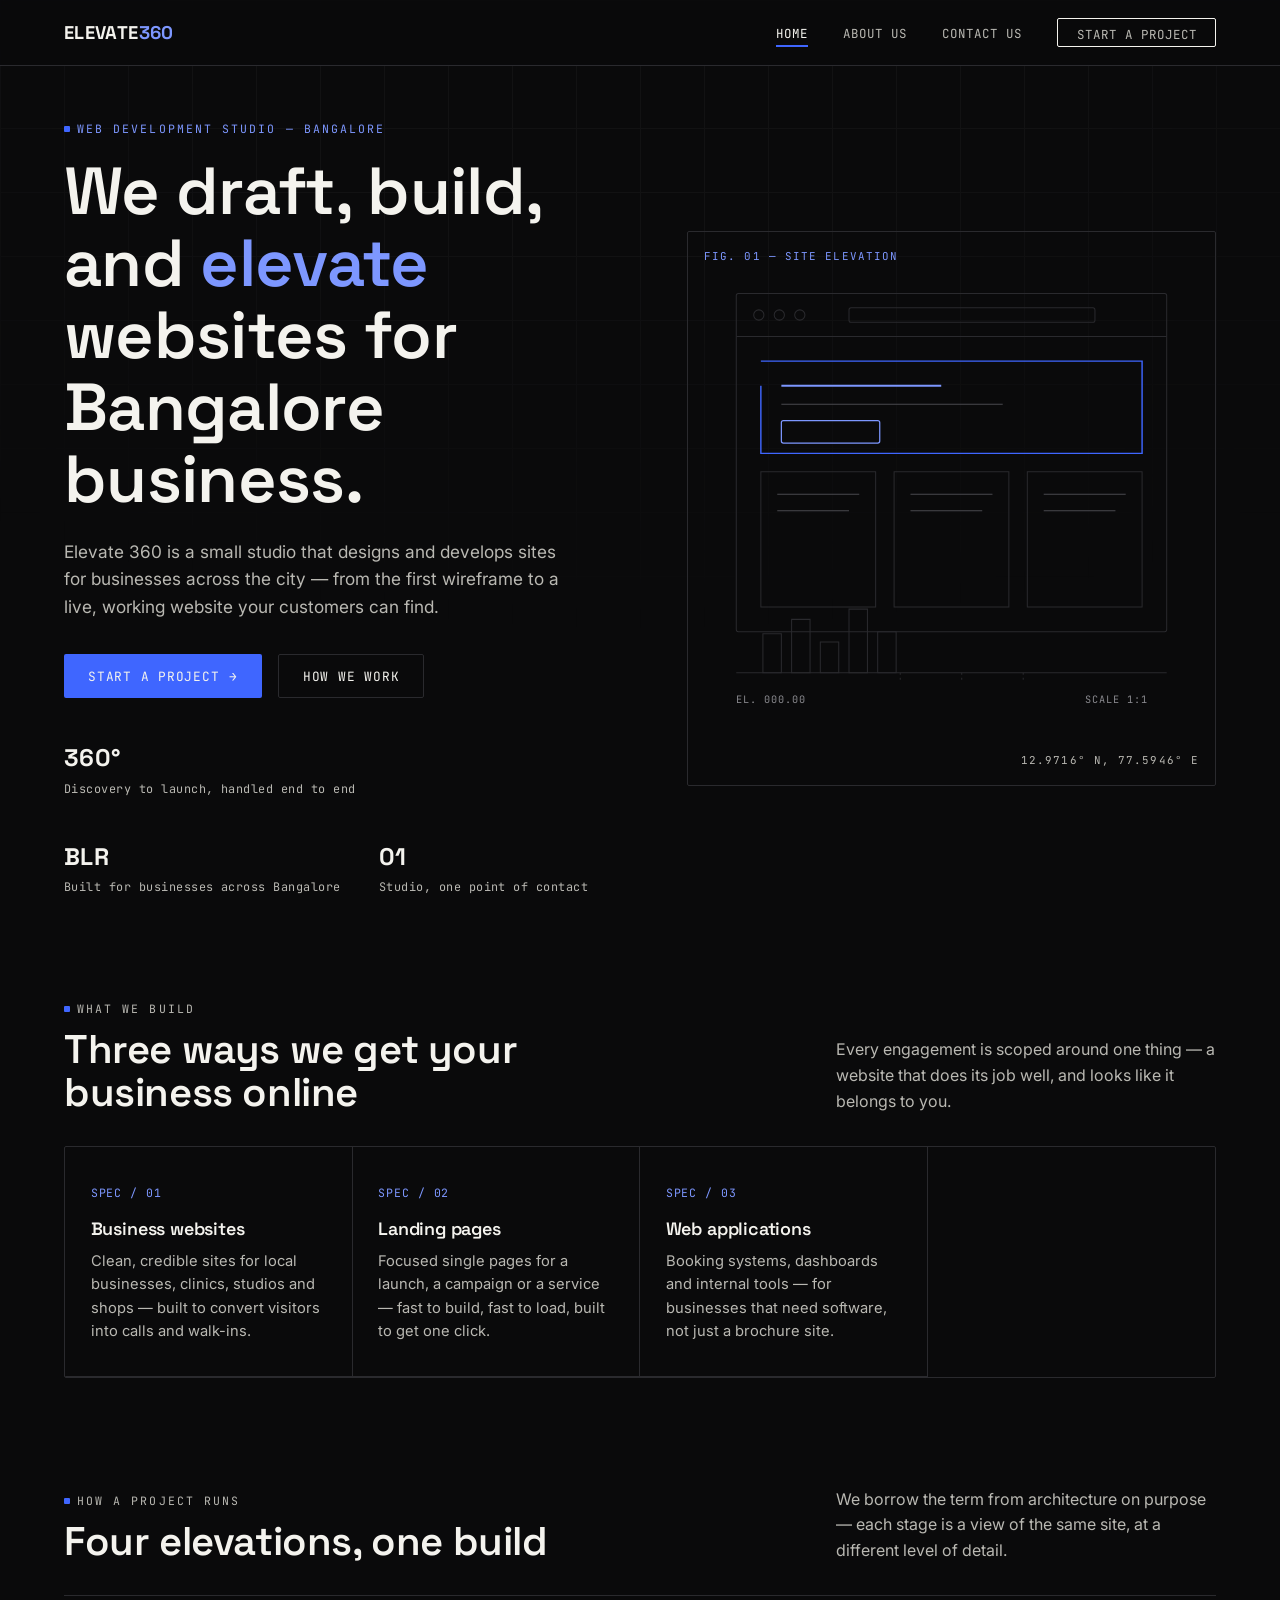
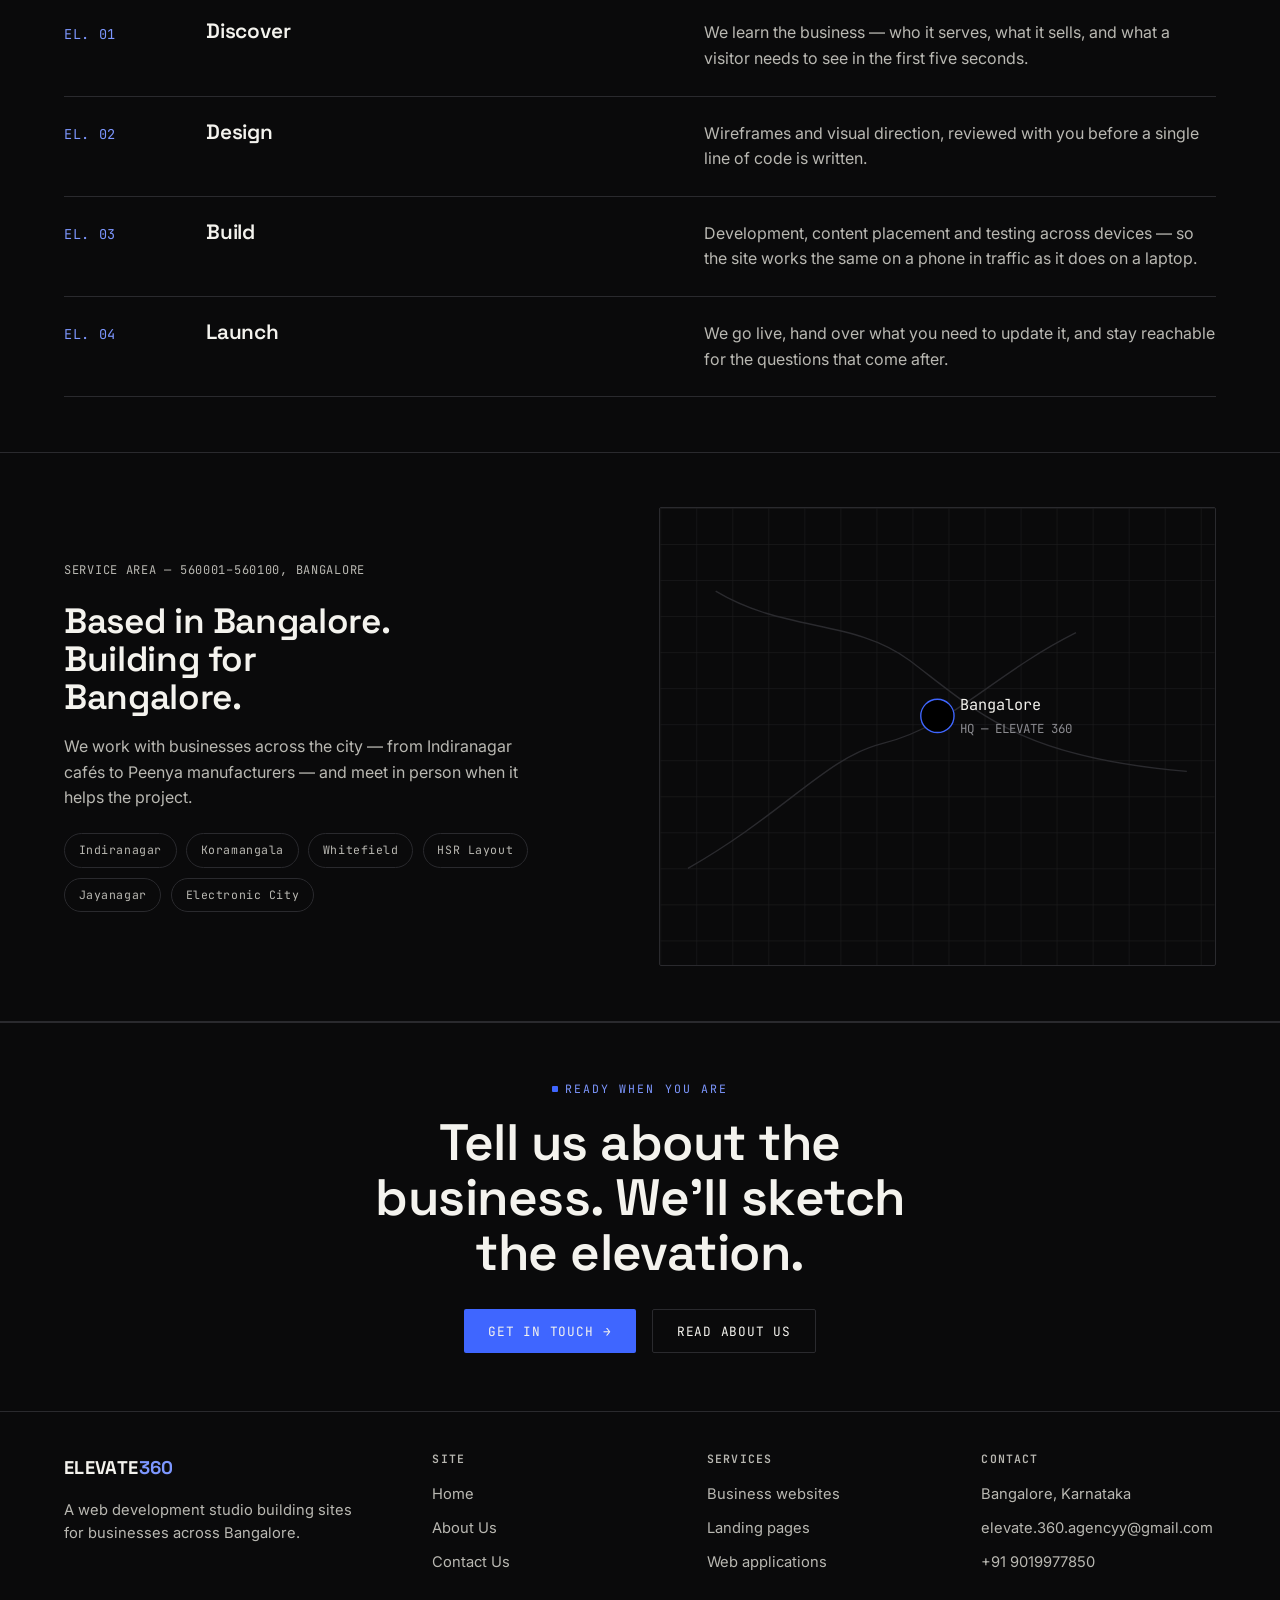
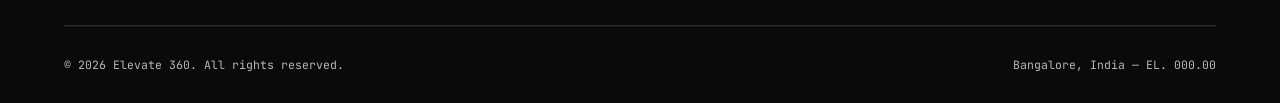
<file: index.html>
<!doctype html>
<html lang="en">
<head>
<meta charset="UTF-8">
<meta name="viewport" content="width=device-width, initial-scale=1.0">
<title>Elevate 360 — Web Development Studio, Bangalore</title>
<meta name="description" content="Elevate 360 designs and builds websites for businesses across Bangalore — from first sketch to launch, and everything in between.">
<link rel="stylesheet" href="assets/styles.css">
</head>
<body>

<div class="blueprint" aria-hidden="true"></div>

<header class="site-header">
  <nav class="nav container">
    <a href="index.html" class="brand" aria-label="Elevate 360 home">
      <span class="brand-word">ELEVATE<span>360</span></span>
    </a>

    <button class="nav-toggle" aria-label="Toggle menu" aria-expanded="false">
      <span></span><span></span><span></span>
    </button>

    <ul class="nav-links">
      <li><a href="index.html" class="active">Home</a></li>
      <li><a href="about.html">About Us</a></li>
      <li><a href="contact.html">Contact Us</a></li>
      <li><a href="contact.html" class="nav-cta">Start a project</a></li>
    </ul>
  </nav>
</header>

<main class="wrap">

  <!-- HERO -->
  <section class="hero">
    <div class="container hero-grid">
      <div>

        <p class="eyebrow">Web development studio — Bangalore</p>

        <h1>
          We draft, build, <br>and <em>elevate</em> websites for Bangalore business.
        </h1>

        <p class="lead">
          Elevate 360 is a small studio that designs and develops sites for businesses across the city — from the first wireframe to a live, working website your customers can find.
        </p>

        <div class="hero-actions">
          <a href="contact.html" class="btn btn-primary">
            Start a project <span class="btn-arrow">→</span>
          </a>

          <a href="about.html" class="btn btn-ghost">
            How we work
          </a>
        </div>

        <div class="hero-meta">
          <div>
            <strong>360°</strong>
            Discovery to launch, handled end to end
          </div>

          <div>
            <strong>BLR</strong>
            Built for businesses across Bangalore
          </div>

          <div>
            <strong>01</strong>
            Studio, one point of contact
          </div>
        </div>

      </div>

      <div class="hero-art">

        <span class="tag">FIG. 01 — SITE ELEVATION</span>
        <span class="tag b">12.9716° N, 77.5946° E</span>

        <svg viewBox="0 0 500 540" fill="none" xmlns="http://www.w3.org/2000/svg">

          <rect x="40" y="60" width="420" height="330" rx="2" stroke="#2a2a2e" stroke-width="1"/>

          <line x1="40" y1="102" x2="460" y2="102" stroke="#2a2a2e" stroke-width="1"/>

          <circle cx="62" cy="81" r="5" stroke="#2a2a2e"/>
          <circle cx="82" cy="81" r="5" stroke="#2a2a2e"/>
          <circle cx="102" cy="81" r="5" stroke="#2a2a2e"/>

          <rect x="150" y="74" width="240" height="14" rx="2" stroke="#2a2a2e"/>

          <rect class="draw-line" x="64" y="126" width="372" height="90" stroke="#3f66ff" stroke-width="1.4"/>

          <line class="draw-line d2" x1="84" y1="150" x2="240" y2="150" stroke="#7d97ff" stroke-width="2"/>

          <line class="draw-line d2" x1="84" y1="168" x2="300" y2="168" stroke="#4a4a4f" stroke-width="1"/>

          <rect class="draw-line d3" x="84" y="184" width="96" height="22" rx="2" stroke="#7d97ff" stroke-width="1.2"/>

          <rect class="draw-line d3" x="64" y="234" width="112" height="132" stroke="#2a2a2e"/>

          <rect class="draw-line d3" x="194" y="234" width="112" height="132" stroke="#2a2a2e"/>

          <rect class="draw-line d3" x="324" y="234" width="112" height="132" stroke="#2a2a2e"/>

          <line class="draw-line d4" x1="80" y1="256" x2="160" y2="256" stroke="#4a4a4f"/>

          <line class="draw-line d4" x1="80" y1="272" x2="150" y2="272" stroke="#4a4a4f"/>

          <line class="draw-line d4" x1="210" y1="256" x2="290" y2="256" stroke="#4a4a4f"/>

          <line class="draw-line d4" x1="210" y1="272" x2="280" y2="272" stroke="#4a4a4f"/>

          <line class="draw-line d4" x1="340" y1="256" x2="420" y2="256" stroke="#4a4a4f"/>

          <line class="draw-line d4" x1="340" y1="272" x2="410" y2="272" stroke="#4a4a4f"/>

          <line x1="40" y1="430" x2="460" y2="430" stroke="#2a2a2e"/>

          <g stroke="#2a2a2e" class="draw-line d4">
            <rect x="66" y="392" width="18" height="38"/>
            <rect x="94" y="378" width="18" height="52"/>
            <rect x="122" y="400" width="18" height="30"/>
            <rect x="150" y="368" width="18" height="62"/>
            <rect x="178" y="390" width="18" height="40"/>
          </g>

          <g stroke="#2a2a2e">
            <line x1="200" y1="430" x2="200" y2="440" stroke-dasharray="2 3"/>
            <line x1="260" y1="430" x2="260" y2="440" stroke-dasharray="2 3"/>
            <line x1="320" y1="430" x2="320" y2="440" stroke-dasharray="2 3"/>
          </g>

          <text x="40" y="460" fill="#8a8a8f" font-family="JetBrains Mono, monospace" font-size="10" letter-spacing="1">EL. 000.00</text>

          <text x="380" y="460" fill="#8a8a8f" font-family="JetBrains Mono, monospace" font-size="10" letter-spacing="1">SCALE 1:1</text>

        </svg>

      </div>
    </div>
  </section>


  <!-- SERVICES -->
  <section id="services">

    <div class="container">

      <div class="section-head reveal">

        <div>

          <p class="eyebrow">What we build</p>

          <h2>Three ways we get your business online</h2>

        </div>

        <p>
          Every engagement is scoped around one thing — a website that does its job well, and looks like it belongs to you.
        </p>

      </div>


      <div class="spec-grid reveal">

        <div class="spec-card">

          <span class="num">SPEC / 01</span>

          <h3>Business websites</h3>

          <p>
            Clean, credible sites for local businesses, clinics, studios and shops — built to convert visitors into calls and walk-ins.
          </p>

        </div>


        <div class="spec-card">

          <span class="num">SPEC / 02</span>

          <h3>Landing pages</h3>

          <p>
            Focused single pages for a launch, a campaign or a service — fast to build, fast to load, built to get one click.
          </p>

        </div>


        <div class="spec-card">

          <span class="num">SPEC / 03</span>

          <h3>Web applications</h3>

          <p>
            Booking systems, dashboards and internal tools — for businesses that need software, not just a brochure site.
          </p>

        </div>

      </div>

    </div>

  </section>


  <!-- PROCESS -->
  <section id="process">

    <div class="container">

      <div class="section-head reveal">

        <div>

          <p class="eyebrow">How a project runs</p>

          <h2>Four elevations, one build</h2>

        </div>

        <p>
          We borrow the term from architecture on purpose — each stage is a view of the same site, at a different level of detail.
        </p>

      </div>


      <div class="elev-list reveal">

        <div class="elev-row">

          <span class="elev-mark">EL. 01</span>

          <h3>Discover</h3>

          <p>
            We learn the business — who it serves, what it sells, and what a visitor needs to see in the first five seconds.
          </p>

        </div>


        <div class="elev-row">

          <span class="elev-mark">EL. 02</span>

          <h3>Design</h3>

          <p>
            Wireframes and visual direction, reviewed with you before a single line of code is written.
          </p>

        </div>


        <div class="elev-row">

          <span class="elev-mark">EL. 03</span>

          <h3>Build</h3>

          <p>
            Development, content placement and testing across devices — so the site works the same on a phone in traffic as it does on a laptop.
          </p>

        </div>


        <div class="elev-row">

          <span class="elev-mark">EL. 04</span>

          <h3>Launch</h3>

          <p>
            We go live, hand over what you need to update it, and stay reachable for the questions that come after.
          </p>

        </div>

      </div>

    </div>

  </section>


  <!-- LOCAL BAND -->
  <section class="local-band">

    <div class="container local-grid">

      <div class="reveal">

        <p class="coord">
          SERVICE AREA — 560001–560100, BANGALORE
        </p>

        <h2>Based in Bangalore. Building for Bangalore.</h2>

        <p>
          We work with businesses across the city — from Indiranagar cafés to Peenya manufacturers — and meet in person when it helps the project.
        </p>

        <div class="chip-row">

          <span class="chip">Indiranagar</span>
          <span class="chip">Koramangala</span>
          <span class="chip">Whitefield</span>
          <span class="chip">HSR Layout</span>
          <span class="chip">Jayanagar</span>
          <span class="chip">Electronic City</span>

        </div>

      </div>


      <div class="map-frame reveal">

        <svg viewBox="0 0 400 330" xmlns="http://www.w3.org/2000/svg">

          <defs>

            <pattern id="gridpat" width="26" height="26" patternUnits="userSpaceOnUse">

              <path
                d="M 26 0 L 0 0 0 26"
                fill="none"
                stroke="#1a1a1c"
                stroke-width="1"
              />

            </pattern>

          </defs>


          <rect
            width="400"
            height="330"
            fill="url(#gridpat)"
          />


          <g stroke="#2a2a2e" stroke-width="1" fill="none">

            <path d="M20,260 C90,220 120,180 160,170 C210,158 240,120 300,90"/>

            <path d="M40,60 C90,90 140,80 180,110 C230,148 260,180 380,190"/>

          </g>


          <circle
            cx="200"
            cy="150"
            r="5"
            fill="#3f66ff"
          />

          <circle
            cx="200"
            cy="150"
            r="12"
            stroke="#3f66ff"
            stroke-width="1"
          />


          <text
            x="216"
            y="146"
            fill="#f4f3ee"
            font-family="JetBrains Mono, monospace"
            font-size="11"
          >
            Bangalore
          </text>


          <text
            x="216"
            y="162"
            fill="#8a8a8f"
            font-family="JetBrains Mono, monospace"
            font-size="9"
          >
            HQ — ELEVATE 360
          </text>

        </svg>

      </div>

    </div>

  </section>


  <!-- FINAL CTA -->
  <section class="cta-band">

    <div class="container reveal">

      <p class="eyebrow">
        Ready when you are
      </p>

      <h2>
        Tell us about the business. We'll sketch the elevation.
      </h2>

      <div class="cta-actions">

        <a href="contact.html" class="btn btn-primary">
          Get in touch <span class="btn-arrow">→</span>
        </a>

        <a href="about.html" class="btn btn-ghost">
          Read about us
        </a>

      </div>

    </div>

  </section>

</main>


<footer class="site-footer">

  <div class="container">

    <div class="footer-grid">

      <div class="footer-brand">

        <a href="index.html" class="brand">

          <span class="brand-word">
            ELEVATE<span>360</span>
          </span>

        </a>

        <p>
          A web development studio building sites for businesses across Bangalore.
        </p>

      </div>


      <div class="footer-col">

        <h4>Site</h4>

        <a href="index.html">Home</a>
        <a href="about.html">About Us</a>
        <a href="contact.html">Contact Us</a>

      </div>


      <div class="footer-col">

        <h4>Services</h4>

        <a href="index.html#services">
          Business websites
        </a>

        <a href="index.html#services">
          Landing pages
        </a>

        <a href="index.html#services">
          Web applications
        </a>

      </div>


      <div class="footer-col">

        <h4>Contact</h4>

        <p>
          Bangalore, Karnataka
        </p>

        <a href="mailto:elevate.360.agencyy@gmail.com">
          elevate.360.agencyy@gmail.com
        </a>

        <p>
          +91 9019977850
        </p>

      </div>

    </div>


    <hr class="rule">


    <div class="footer-bottom">

      <span>
        © 2026 Elevate 360. All rights reserved.
      </span>

      <span>
        Bangalore, India — EL. 000.00
      </span>

    </div>

  </div>

</footer>


<script src="assets/script.js"></script>

</body>
</html>
</file>
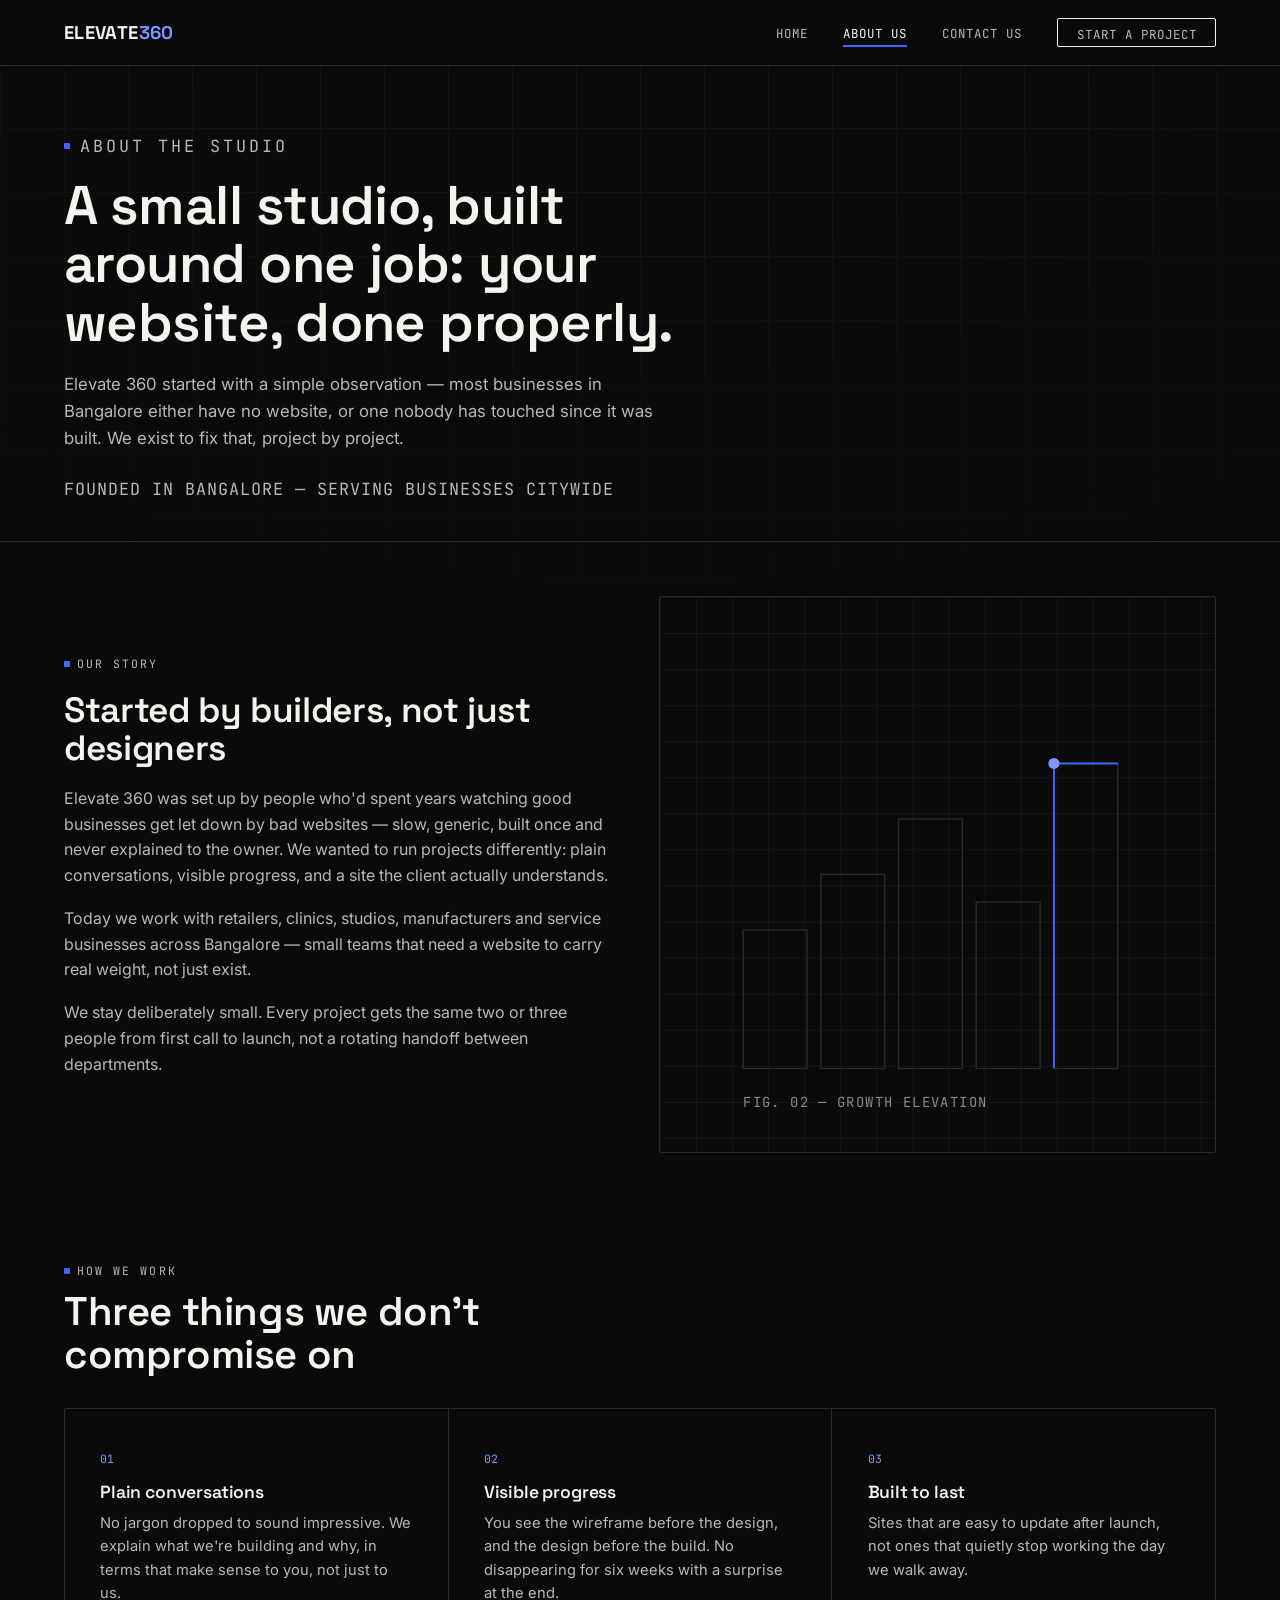
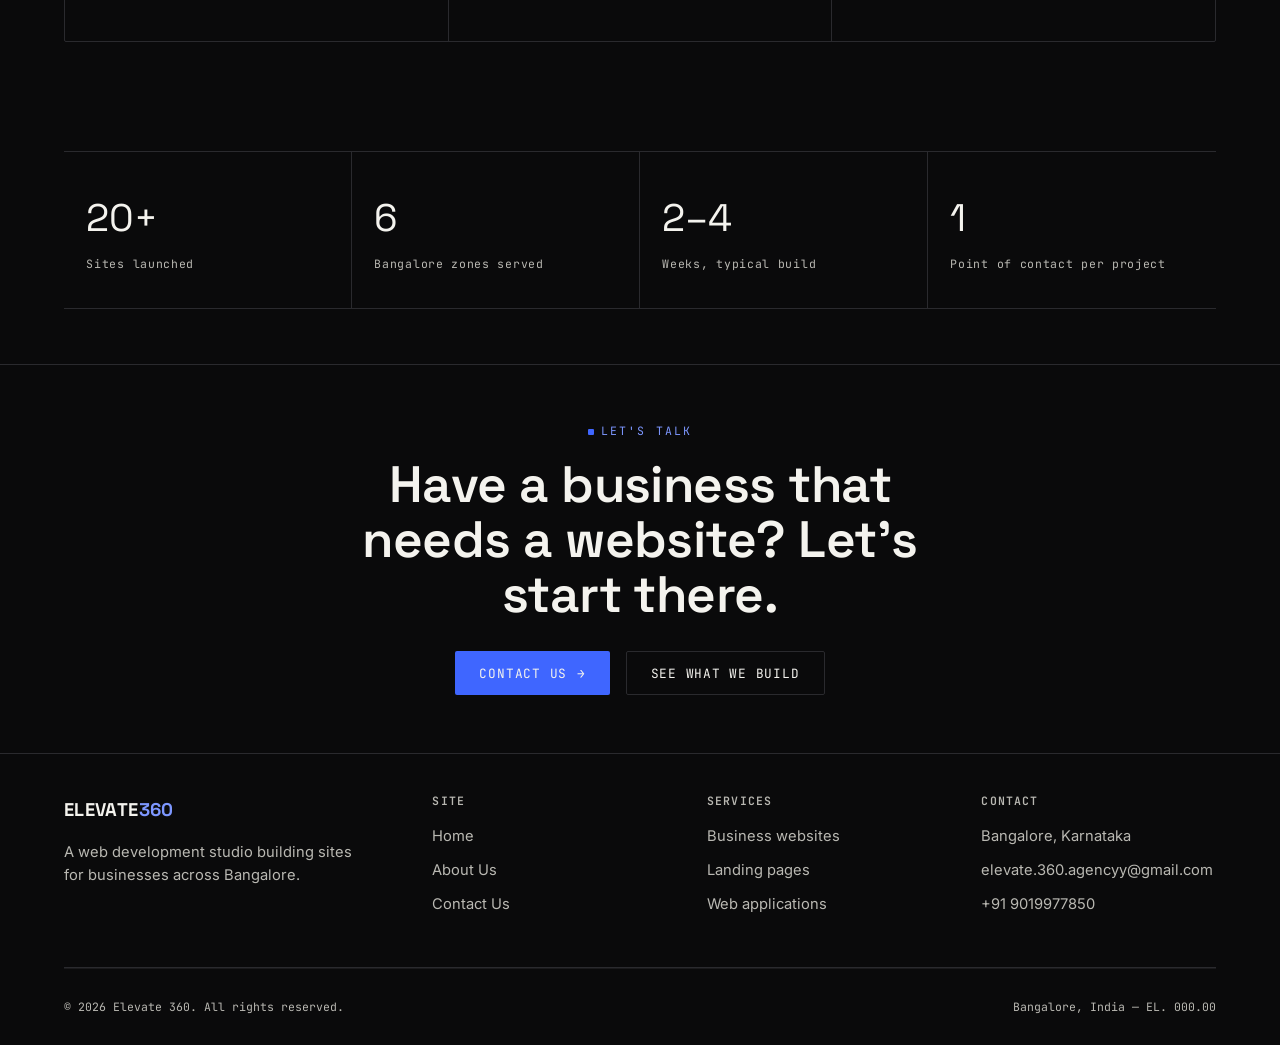
<file: about.html>
<!doctype html>
<html lang="en">
<head>
<meta charset="UTF-8">
<meta name="viewport" content="width=device-width, initial-scale=1.0">
<title>About Us — Elevate 360</title>
<meta name="description" content="Elevate 360 is a Bangalore-based web development studio. Here's how we think about websites, and how a project runs from first call to launch.">
<link rel="stylesheet" href="assets/styles.css">
</head>
<body>

<div class="blueprint" aria-hidden="true"></div>

<header class="site-header">
  <nav class="nav container">
    <a href="index.html" class="brand" aria-label="Elevate 360 home">
      <span class="brand-word">ELEVATE<span>360</span></span>
    </a>
    <button class="nav-toggle" aria-label="Toggle menu" aria-expanded="false">
      <span></span><span></span><span></span>
    </button>
    <ul class="nav-links">
      <li><a href="index.html">Home</a></li>
      <li><a href="about.html" class="active">About Us</a></li>
      <li><a href="contact.html">Contact Us</a></li>
      <li><a href="contact.html" class="nav-cta">Start a project</a></li>
    </ul>
  </nav>
</header>

<main class="wrap">

  <section class="page-hero">
    <div class="container">
      <p class="eyebrow">About the studio</p>
      <h1>A small studio, built around one job: your website, done properly.</h1>
      <p>Elevate 360 started with a simple observation — most businesses in Bangalore either have no website, or one nobody has touched since it was built. We exist to fix that, project by project.</p>
      <p class="coord">FOUNDED IN BANGALORE — SERVING BUSINESSES CITYWIDE</p>
    </div>
  </section>

  <section id="story">
    <div class="container about-split">
      <div class="reveal">
        <p class="eyebrow">Our story</p>
        <h2 style="margin:0.8rem 0 1.2rem; font-size:clamp(1.6rem,3vw,2.2rem);">Started by builders, not just designers</h2>
        <p>Elevate 360 was set up by people who'd spent years watching good businesses get let down by bad websites — slow, generic, built once and never explained to the owner. We wanted to run projects differently: plain conversations, visible progress, and a site the client actually understands.</p>
        <p>Today we work with retailers, clinics, studios, manufacturers and service businesses across Bangalore — small teams that need a website to carry real weight, not just exist.</p>
        <p>We stay deliberately small. Every project gets the same two or three people from first call to launch, not a rotating handoff between departments.</p>
      </div>
      <div class="frame reveal">
        <svg viewBox="0 0 400 400" xmlns="http://www.w3.org/2000/svg">
          <defs>
            <pattern id="gridpat2" width="26" height="26" patternUnits="userSpaceOnUse">
              <path d="M 26 0 L 0 0 0 26" fill="none" stroke="#1a1a1c" stroke-width="1"/>
            </pattern>
          </defs>
          <rect width="400" height="400" fill="url(#gridpat2)"/>
          <g fill="none" stroke="#2a2a2e">
            <rect x="60" y="240" width="46" height="100"/>
            <rect x="116" y="200" width="46" height="140"/>
            <rect x="172" y="160" width="46" height="180"/>
            <rect x="228" y="220" width="46" height="120"/>
            <rect x="284" y="120" width="46" height="220"/>
          </g>
          <g stroke="#3f66ff" stroke-width="1.4">
            <line x1="284" y1="120" x2="330" y2="120"/>
            <line x1="284" y1="120" x2="284" y2="340"/>
          </g>
          <circle cx="284" cy="120" r="4" fill="#7d97ff"/>
          <text x="60" y="368" fill="#8a8a8f" font-family="JetBrains Mono, monospace" font-size="10" letter-spacing="1">FIG. 02 — GROWTH ELEVATION</text>
        </svg>
      </div>
    </div>
  </section>

  <section id="values">
    <div class="container">
      <div class="section-head reveal">
        <div>
          <p class="eyebrow">How we work</p>
          <h2>Three things we don't compromise on</h2>
        </div>
      </div>
      <div class="value-grid reveal">
        <div class="value-card">
          <span class="num">01</span>
          <h3>Plain conversations</h3>
          <p>No jargon dropped to sound impressive. We explain what we're building and why, in terms that make sense to you, not just to us.</p>
        </div>
        <div class="value-card">
          <span class="num">02</span>
          <h3>Visible progress</h3>
          <p>You see the wireframe before the design, and the design before the build. No disappearing for six weeks with a surprise at the end.</p>
        </div>
        <div class="value-card">
          <span class="num">03</span>
          <h3>Built to last</h3>
          <p>Sites that are easy to update after launch, not ones that quietly stop working the day we walk away.</p>
        </div>
      </div>
    </div>
  </section>

  <section id="stats">
    <div class="container reveal">
      <div class="stat-row">
        <div class="stat-cell">
          <div class="n">20+</div>
          <div class="l">Sites launched</div>
        </div>
        <div class="stat-cell">
          <div class="n">6</div>
          <div class="l">Bangalore zones served</div>
        </div>
        <div class="stat-cell">
          <div class="n">2–4</div>
          <div class="l">Weeks, typical build</div>
        </div>
        <div class="stat-cell">
          <div class="n">1</div>
          <div class="l">Point of contact per project</div>
        </div>
      </div>
    </div>
  </section>

  <section class="cta-band">
    <div class="container reveal">
      <p class="eyebrow">Let's talk</p>
      <h2>Have a business that needs a website? Let's start there.</h2>
      <div class="cta-actions">
        <a href="contact.html" class="btn btn-primary">Contact us <span class="btn-arrow">→</span></a>
        <a href="index.html#services" class="btn btn-ghost">See what we build</a>
      </div>
    </div>
  </section>

</main>

<footer class="site-footer">
  <div class="container">
    <div class="footer-grid">
      <div class="footer-brand">
        <a href="index.html" class="brand">
          <span class="brand-word">ELEVATE<span>360</span></span>
        </a>
        <p>A web development studio building sites for businesses across Bangalore.</p>
      </div>

      <div class="footer-col">
        <h4>Site</h4>
        <a href="index.html">Home</a>
        <a href="about.html">About Us</a>
        <a href="contact.html">Contact Us</a>
      </div>

      <div class="footer-col">
        <h4>Services</h4>
        <a href="index.html#services">Business websites</a>
        <a href="index.html#services">Landing pages</a>
        <a href="index.html#services">Web applications</a>
      </div>

      <div class="footer-col">
        <h4>Contact</h4>
        <p>Bangalore, Karnataka</p>
        <a href="mailto:elevate.360.agencyy@gmail.com">elevate.360.agencyy@gmail.com</a>
        <p>+91 9019977850</p>
      </div>
    </div>

    <hr class="rule">

    <div class="footer-bottom">
      <span>© 2026 Elevate 360. All rights reserved.</span>
      <span>Bangalore, India — EL. 000.00</span>
    </div>
  </div>
</footer>

<script src="assets/script.js"></script>
</body>
</html>
</file>
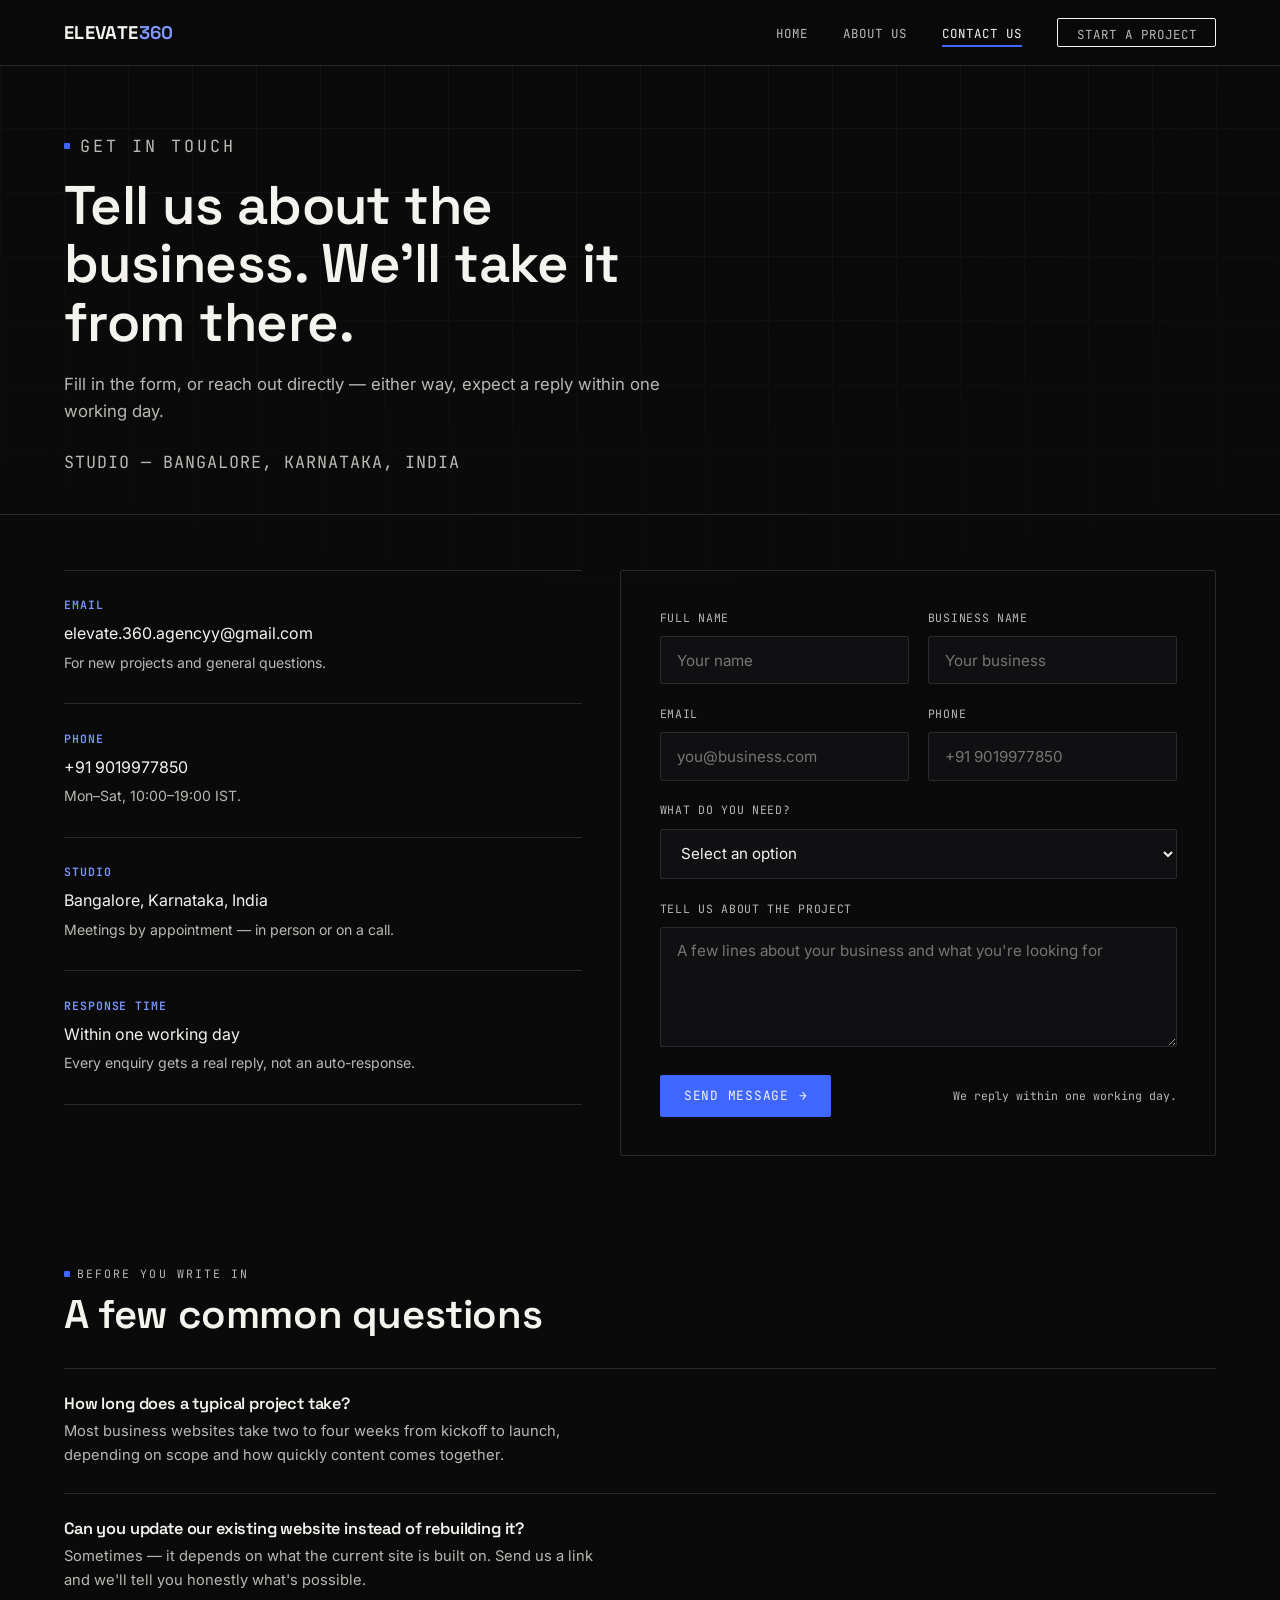
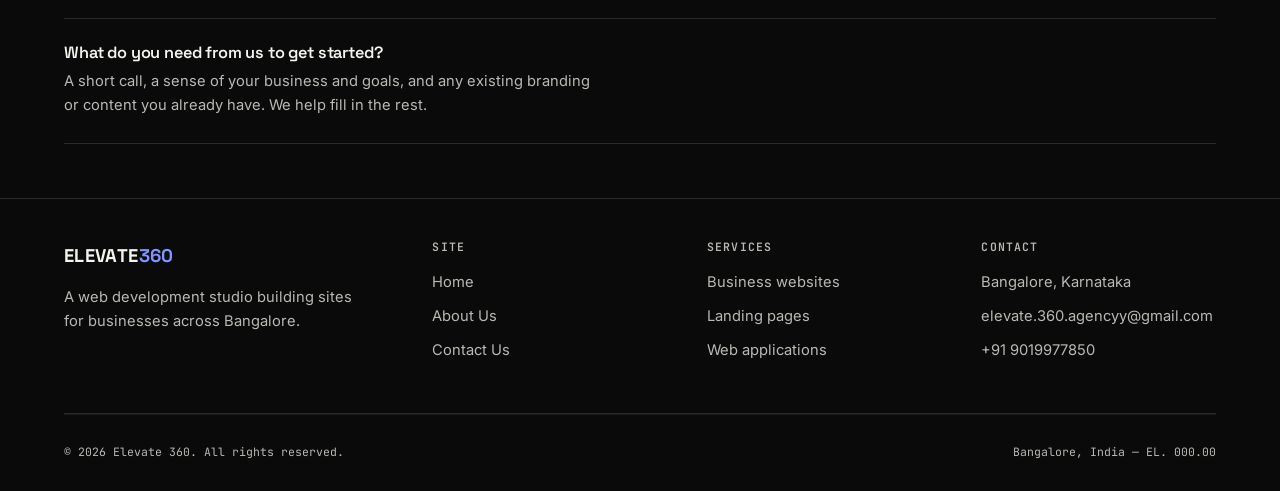
<file: contact.html>
<!doctype html>
<html lang="en">
<head>
<meta charset="UTF-8">
<meta name="viewport" content="width=device-width, initial-scale=1.0">

<title>Contact Us — Elevate 360</title>

<meta name="description" content="Tell Elevate 360 about your business. We'll get back to you within one working day to talk through your website project.">

<link rel="stylesheet" href="assets/styles.css">
</head>

<body>

<div class="blueprint" aria-hidden="true"></div>

<header class="site-header">
  <nav class="nav container">

    <a href="index.html" class="brand" aria-label="Elevate 360 home">
      <span class="brand-word">ELEVATE<span>360</span></span>
    </a>

    <button class="nav-toggle" aria-label="Toggle menu" aria-expanded="false">
      <span></span>
      <span></span>
      <span></span>
    </button>

    <ul class="nav-links">
      <li><a href="index.html">Home</a></li>
      <li><a href="about.html">About Us</a></li>
      <li><a href="contact.html" class="active">Contact Us</a></li>
      <li><a href="contact.html" class="nav-cta">Start a project</a></li>
    </ul>

  </nav>
</header>


<main class="wrap">

  <section class="page-hero">
    <div class="container">

      <p class="eyebrow">Get in touch</p>

      <h1>
        Tell us about the business. We'll take it from there.
      </h1>

      <p>
        Fill in the form, or reach out directly — either way,
        expect a reply within one working day.
      </p>

      <p class="coord">
        STUDIO — BANGALORE, KARNATAKA, INDIA
      </p>

    </div>
  </section>


  <section id="contact-main">

    <div class="container contact-grid">

      <div class="contact-info reveal">

        <div class="info-block">
          <h4>Email</h4>

          <a href="mailto:elevate.360.agencyy@gmail.com">
            elevate.360.agencyy@gmail.com
          </a>

          <p class="sub">
            For new projects and general questions.
          </p>
        </div>


        <div class="info-block">

          <h4>Phone</h4>

          <p>
            +91 9019977850
          </p>

          <p class="sub">
            Mon–Sat, 10:00–19:00 IST.
          </p>

        </div>


        <div class="info-block">

          <h4>Studio</h4>

          <p>Bangalore, Karnataka, India</p>

          <p class="sub">
            Meetings by appointment — in person or on a call.
          </p>

        </div>


        <div class="info-block">

          <h4>Response time</h4>

          <p>Within one working day</p>

          <p class="sub">
            Every enquiry gets a real reply, not an auto-response.
          </p>

        </div>

      </div>


      <!-- CONTACT FORM -->

      <div class="form-card reveal">

        <form id="contact-form" novalidate>

          <div class="form-row">

            <div class="field">

              <label for="name">
                Full name
              </label>

              <input
                type="text"
                id="name"
                name="name"
                placeholder="Your name"
                required
              >

            </div>


            <div class="field">

              <label for="business">
                Business name
              </label>

              <input
                type="text"
                id="business"
                name="business"
                placeholder="Your business"
              >

            </div>

          </div>


          <div class="form-row">

            <div class="field">

              <label for="email">
                Email
              </label>

              <input
                type="email"
                id="email"
                name="email"
                placeholder="you@business.com"
                required
              >

            </div>


            <div class="field">

              <label for="phone">
                Phone
              </label>

              <input
                type="tel"
                id="phone"
                name="phone"
                placeholder="+91 9019977850"
              >

            </div>

          </div>


          <div class="field">

            <label for="service">
              What do you need?
            </label>

            <select id="service" name="service">

              <option value="">
                Select an option
              </option>

              <option value="business-website">
                Business website
              </option>

              <option value="landing-page">
                Landing page
              </option>

              <option value="web-app">
                Web application
              </option>

              <option value="not-sure">
                Not sure yet
              </option>

            </select>

          </div>


          <div class="field">

            <label for="message">
              Tell us about the project
            </label>

            <textarea
              id="message"
              name="message"
              placeholder="A few lines about your business and what you're looking for"
              required
            ></textarea>

          </div>


          <div class="form-foot">

            <button
              type="submit"
              class="btn btn-primary"
            >
              Send message
              <span class="btn-arrow">→</span>
            </button>

            <span class="form-note">
              We reply within one working day.
            </span>

          </div>


          <!-- SUCCESS MESSAGE -->

          <div
            class="form-success"
            id="form-success"
          >
            Message received — we'll be in touch within one working day.
          </div>

        </form>

      </div>

    </div>

  </section>


  <!-- FAQ -->

  <section id="faq">

    <div class="container">

      <div class="section-head reveal">

        <div>

          <p class="eyebrow">
            Before you write in
          </p>

          <h2>
            A few common questions
          </h2>

        </div>

      </div>


      <div class="faq-list reveal">

        <div class="faq-item">

          <h4>
            How long does a typical project take?
          </h4>

          <p>
            Most business websites take two to four weeks from
            kickoff to launch, depending on scope and how quickly
            content comes together.
          </p>

        </div>


        <div class="faq-item">

          <h4>
            Can you update our existing website instead of rebuilding it?
          </h4>

          <p>
            Sometimes — it depends on what the current site is built on.
            Send us a link and we'll tell you honestly what's possible.
          </p>

        </div>


        <div class="faq-item">

          <h4>
            What do you need from us to get started?
          </h4>

          <p>
            A short call, a sense of your business and goals,
            and any existing branding or content you already have.
            We help fill in the rest.
          </p>

        </div>

      </div>

    </div>

  </section>

</main>


<footer class="site-footer">

  <div class="container">

    <div class="footer-grid">


      <div class="footer-brand">

        <a href="index.html" class="brand">

          <span class="brand-word">
            ELEVATE<span>360</span>
          </span>

        </a>

        <p>
          A web development studio building sites for businesses
          across Bangalore.
        </p>

      </div>


      <div class="footer-col">

        <h4>Site</h4>

        <a href="index.html">Home</a>
        <a href="about.html">About Us</a>
        <a href="contact.html">Contact Us</a>

      </div>


      <div class="footer-col">

        <h4>Services</h4>

        <a href="index.html#services">
          Business websites
        </a>

        <a href="index.html#services">
          Landing pages
        </a>

        <a href="index.html#services">
          Web applications
        </a>

      </div>


      <div class="footer-col">

        <h4>Contact</h4>

        <p>
          Bangalore, Karnataka
        </p>

        <a href="mailto:elevate.360.agencyy@gmail.com">
          elevate.360.agencyy@gmail.com
        </a>

        <p>
          +91 9019977850
        </p>

      </div>

    </div>


    <hr class="rule">


    <div class="footer-bottom">

      <span>
        © 2026 Elevate 360. All rights reserved.
      </span>

      <span>
        Bangalore, India — EL. 000.00
      </span>

    </div>

  </div>

</footer>


<!-- JAVASCRIPT -->

<script src="assets/script.js"></script>

</body>
</html>
</file>
<file: assets/styles.css>
/* =========================================================
   ELEVATE 360 — design system
   Concept: architectural elevation drawings meet software.
   A blueprint language (grid, coordinates, spec labels)
   carries the brand's "elevate / 360°" story literally.
   ========================================================= */

@import url('https://fonts.googleapis.com/css2?family=Space+Grotesk:wght@400;500;600;700&family=Inter:wght@400;500;600&family=JetBrains+Mono:wght@400;500&display=swap');

:root{
  --void:      #0a0a0b;
  --void-2:    #101012;
  --paper:     #f4f3ee;
  --paper-dim: #b9b8b2;
  --line:      #2a2a2e;
  --line-soft: #1a1a1c;
  --signal:    #3f66ff;
  --signal-2:  #7d97ff;

  --display: 'Space Grotesk', sans-serif;
  --body:    'Inter', sans-serif;
  --mono:    'JetBrains Mono', monospace;

  --gap: clamp(1.25rem, 3vw, 2.5rem);
  --edge: clamp(1.25rem, 5vw, 4.5rem);
}

*{ box-sizing:border-box; margin:0; padding:0; }
html{ scroll-behavior:smooth; }
body{
  background:var(--void);
  color:var(--paper);
  font-family:var(--body);
  font-size:16px;
  line-height:1.6;
  -webkit-font-smoothing:antialiased;
  overflow-x:hidden;
}
img{ max-width:100%; display:block; }
a{ color:inherit; text-decoration:none; }
ul{ list-style:none; }

@media (prefers-reduced-motion: reduce){
  *{ animation-duration:0.01ms !important; animation-iteration-count:1 !important; transition-duration:0.01ms !important; scroll-behavior:auto !important; }
}

:focus-visible{
  outline:2px solid var(--signal-2);
  outline-offset:3px;
}

/* ---------- blueprint grid backdrop ---------- */
.blueprint{
  position:fixed;
  inset:0;
  z-index:0;
  pointer-events:none;
  background-image:
    linear-gradient(var(--line-soft) 1px, transparent 1px),
    linear-gradient(90deg, var(--line-soft) 1px, transparent 1px);
  background-size: 64px 64px;
  opacity:0.5;
  -webkit-mask-image: radial-gradient(ellipse 90% 70% at 50% 0%, #000 40%, transparent 100%);
          mask-image: radial-gradient(ellipse 90% 70% at 50% 0%, #000 40%, transparent 100%);
}

.wrap{ position:relative; z-index:1; }

.container{
  max-width:1280px;
  margin:0 auto;
  padding-left:var(--edge);
  padding-right:var(--edge);
}

.eyebrow{
  font-family:var(--mono);
  font-size:0.72rem;
  letter-spacing:0.18em;
  text-transform:uppercase;
  color:var(--signal-2);
  display:flex;
  align-items:center;
  gap:0.6em;
}
.eyebrow::before{
  content:"";
  width:6px; height:6px;
  background:var(--signal);
  display:inline-block;
  border-radius:1px;
}

h1,h2,h3,h4{
  font-family:var(--display);
  font-weight:600;
  line-height:1.08;
  letter-spacing:-0.01em;
}

.rule{
  height:1px;
  background:var(--line);
  border:none;
}

/* ---------- nav ---------- */
.site-header{
  position:sticky; top:0; z-index:50;
  background:rgba(10,10,11,0.86);
  backdrop-filter:blur(10px);
  border-bottom:1px solid var(--line);
}
.nav{
  display:flex;
  align-items:center;
  justify-content:space-between;
  padding:1.1rem var(--edge);
}
.brand{ display:flex; align-items:center; gap:0.7rem; }
.brand-word{
  font-family:var(--display);
  font-weight:700;
  font-size:1.15rem;
  letter-spacing:0.02em;
}
.brand-word span{ color:var(--signal-2); }

.nav-links{ display:flex; gap:2.2rem; align-items:center; }
.nav-links a{
  font-family:var(--mono);
  font-size:0.78rem;
  letter-spacing:0.08em;
  text-transform:uppercase;
  color:var(--paper-dim);
  position:relative;
  padding-bottom:4px;
  transition:color 0.2s ease;
}
.nav-links a:hover, .nav-links a.active{ color:var(--paper); }
.nav-links a.active::after{
  content:"";
  position:absolute; left:0; right:0; bottom:-1px;
  height:2px; background:var(--signal);
}
.nav-cta{
  display:inline-flex;
  align-items:center;
  line-height:1;
  font-family:var(--mono);
  font-size:0.75rem;
  letter-spacing:0.06em;
  text-transform:uppercase;
  border:1px solid var(--paper);
  padding:0.65rem 1.15rem;
  border-radius:2px;
  transition:background 0.2s ease, color 0.2s ease, border-color 0.2s ease;
}
.nav-cta:hover{ background:var(--paper); color:var(--void); }

.nav-toggle{
  display:none;
  flex-direction:column;
  gap:5px;
  background:none; border:none; cursor:pointer;
  padding:6px;
}
.nav-toggle span{ width:22px; height:2px; background:var(--paper); display:block; }

@media (max-width: 860px){
  .nav-links{
    position:fixed; top:66px; left:0; right:0;
    flex-direction:column;
    align-items:flex-start;
    gap:0;
    background:var(--void);
    border-bottom:1px solid var(--line);
    max-height:0;
    overflow:hidden;
    transition:max-height 0.3s ease;
  }
  .nav-links.open{ max-height:320px; }
  .nav-links a, .nav-links .nav-cta{
    width:100%;
    padding:1.05rem var(--edge);
    border-bottom:1px solid var(--line-soft);
  }
  .nav-cta{ border:none; text-align:left; }
  .nav-toggle{ display:flex; }
}

/* ---------- buttons ---------- */
.btn{
  display:inline-flex;
  align-items:center;
  justify-content:center;
  line-height:1;
  gap:0.6rem;
  font-family:var(--mono);
  font-size:0.8rem;
  letter-spacing:0.06em;
  text-transform:uppercase;
  padding:0.95rem 1.5rem 0.85rem;
  border:none;
  border-radius:2px;
  cursor:pointer;
  transition:transform 0.2s ease, background 0.2s ease, color 0.2s ease, border-color 0.2s ease;
}
.btn-primary{
  background:var(--signal);
  color:var(--paper);
}
.btn-primary:hover{ background:var(--signal-2); transform:translateY(-2px); }
.btn-ghost{
  border:1px solid var(--line);
  color:var(--paper);
}
.btn-ghost:hover{ border-color:var(--paper); transform:translateY(-2px); }
.btn-arrow{ transition:transform 0.2s ease; }
.btn:hover .btn-arrow{ transform:translateX(3px); }

/* ---------- hero ---------- */
.hero{
  padding:3.4rem 0 3rem;
  position:relative;
}
.hero-grid{
  display:grid;
  grid-template-columns:1.05fr 0.95fr;
  gap:var(--gap);
  align-items:center;
}
.hero h1{
  font-size:clamp(2.4rem, 5.2vw, 4.3rem);
  margin:1.1rem 0 1.4rem;
}
.hero h1 em{
  font-style:normal;
  color:var(--signal-2);
}
.hero p.lead{
  font-size:1.08rem;
  color:var(--paper-dim);
  max-width:46ch;
  margin-bottom:2.1rem;
}
.hero-actions{ display:flex; gap:1rem; flex-wrap:wrap; margin-bottom:2.6rem; }
.hero-meta{
  display:flex; gap:2.4rem; flex-wrap:wrap;
  font-family:var(--mono);
  font-size:0.74rem;
  color:var(--paper-dim);
  letter-spacing:0.04em;
}
.hero-meta strong{ color:var(--paper); display:block; font-family:var(--display); font-size:1.5rem; margin-bottom:0.15rem; }

.hero-art{
  position:relative;
  aspect-ratio:1/1.05;
  border:1px solid var(--line);
  border-radius:2px;
  overflow:hidden;
}
.hero-art svg{ width:100%; height:100%; display:block; }
.hero-art .tag{
  position:absolute; top:1rem; left:1rem;
  font-family:var(--mono); font-size:0.68rem; color:var(--signal-2);
  letter-spacing:0.1em;
}
.hero-art .tag.b{ top:auto; left:auto; bottom:1rem; right:1rem; text-align:right; color:var(--paper-dim); }

.draw-line{
  stroke-dasharray: 900;
  stroke-dashoffset: 900;
  animation: draw 2.6s ease forwards;
}
.draw-line.d2{ animation-delay:0.25s; }
.draw-line.d3{ animation-delay:0.5s; }
.draw-line.d4{ animation-delay:0.75s; }
@keyframes draw{ to{ stroke-dashoffset:0; } }
@media (prefers-reduced-motion: reduce){
  .draw-line{ stroke-dashoffset:0; animation:none; }
}

@media (max-width:940px){
  .hero-grid{ grid-template-columns:1fr; }
  .hero-art{ order:-1; max-width:420px; }
}

/* ---------- sections ---------- */
section{ padding:3.4rem 0; position:relative; }
.section-head{
  display:flex; justify-content:space-between; align-items:flex-end;
  gap:2rem; margin-bottom:2rem; flex-wrap:wrap;
}
.section-head h2{ font-size:clamp(1.7rem,3.4vw,2.5rem); margin-top:0.6rem; max-width:20ch; }
.section-head p{ color:var(--paper-dim); max-width:38ch; }

/* services grid — "spec sheet" cards */
.spec-grid{
  display:grid;
  grid-template-columns:repeat(4,1fr);
  border:1px solid var(--line);
  border-radius:2px;
  overflow:hidden;
}
.spec-card{
  padding:2rem 1.6rem;
  border-right:1px solid var(--line);
  border-bottom:1px solid var(--line);
  transition:background 0.25s ease;
}
.spec-card:hover{ background:var(--void-2); }
.spec-card:nth-child(4n){ border-right:none; }
.spec-card .num{ font-family:var(--mono); font-size:0.72rem; color:var(--signal-2); letter-spacing:0.08em; }
.spec-card h3{ font-size:1.12rem; margin:0.9rem 0 0.7rem; }
.spec-card p{ color:var(--paper-dim); font-size:0.92rem; }

@media (max-width:940px){
  .spec-grid{ grid-template-columns:repeat(2,1fr); }
  .spec-card:nth-child(4n){ border-right:1px solid var(--line); }
  .spec-card:nth-child(2n){ border-right:none; }
}
@media (max-width:560px){
  .spec-grid{ grid-template-columns:1fr; }
  .spec-card{ border-right:none !important; }
}

/* process — elevation markers EL.01 etc */
.elev-list{ display:flex; flex-direction:column; }
.elev-row{
  display:grid;
  grid-template-columns:110px 1fr 1.1fr;
  gap:2rem;
  padding:1.5rem 0;
  border-top:1px solid var(--line);
  align-items:start;
}
.elev-list .elev-row:last-child{ border-bottom:1px solid var(--line); }
.elev-mark{ font-family:var(--mono); color:var(--signal-2); font-size:0.85rem; letter-spacing:0.05em; padding-top:0.2rem; }
.elev-row h3{ font-size:1.3rem; }
.elev-row p{ color:var(--paper-dim); }

@media (max-width:760px){
  .elev-row{ grid-template-columns:1fr; gap:0.6rem; }
}

/* local band */
.local-band{
  border-top:1px solid var(--line);
  border-bottom:1px solid var(--line);
}
.local-grid{
  display:grid;
  grid-template-columns:1fr 1fr;
  gap:var(--gap);
  align-items:center;
}
.coord{
  font-family:var(--mono);
  font-size:0.75rem;
  color:var(--paper-dim);
  letter-spacing:0.06em;
}
.local-grid h2{ font-size:clamp(1.6rem,3vw,2.2rem); margin:0.7rem 0 1.1rem; max-width:16ch; }
.local-grid p{ color:var(--paper-dim); max-width:48ch; margin-bottom:1.4rem; }
.chip-row{ display:flex; flex-wrap:wrap; gap:0.6rem; }
.chip{
  font-family:var(--mono); font-size:0.72rem; letter-spacing:0.05em;
  border:1px solid var(--line); padding:0.45rem 0.85rem; border-radius:99px;
  color:var(--paper-dim);
}
.map-frame{
  border:1px solid var(--line); border-radius:2px;
  aspect-ratio:4/3.3; position:relative; overflow:hidden;
}
.map-frame svg{ width:100%; height:100%; }

/* testimonial / proof strip */
.proof-strip{
  display:grid; grid-template-columns:repeat(3,1fr);
  border:1px solid var(--line); border-radius:2px; overflow:hidden;
}
.proof-cell{ padding:2.2rem; border-right:1px solid var(--line); }
.proof-cell:last-child{ border-right:none; }
.proof-cell q{ font-family:var(--display); font-size:1.05rem; line-height:1.45; display:block; margin-bottom:1.1rem; }
.proof-cell cite{ font-style:normal; font-family:var(--mono); font-size:0.72rem; color:var(--paper-dim); letter-spacing:0.04em; }
@media (max-width:860px){
  .proof-strip{ grid-template-columns:1fr; }
  .proof-cell{ border-right:none; border-bottom:1px solid var(--line); }
  .proof-cell:last-child{ border-bottom:none; }
}

/* final CTA band */
.cta-band{
  text-align:center;
  padding:3.6rem 0;
  border-top:1px solid var(--line);
}
.cta-band h2{ font-size:clamp(2rem,4.4vw,3.2rem); max-width:18ch; margin:1rem auto 1.8rem; }
.cta-band .eyebrow{ justify-content:center; }
.cta-actions{ display:flex; justify-content:center; gap:1rem; flex-wrap:wrap; }

/* ---------- footer ---------- */
.site-footer{
  border-top:1px solid var(--line);
  padding:2.6rem 0 1.8rem;
}
.footer-grid{
  display:grid;
  grid-template-columns:1.4fr 1fr 1fr 1fr;
  gap:2.5rem;
  margin-bottom:2.5rem;
}
.footer-brand .brand{ margin-bottom:1rem; }
.footer-brand p{ color:var(--paper-dim); font-size:0.92rem; max-width:32ch; }
.footer-col h4{
  font-family:var(--mono); font-size:0.72rem; letter-spacing:0.1em;
  text-transform:uppercase; color:var(--paper-dim); margin-bottom:1.1rem;
}
.footer-col a, .footer-col p{
  display:block; font-size:0.92rem; margin-bottom:0.65rem; color:var(--paper-dim);
  transition:color 0.2s ease;
}
.footer-col a:hover{ color:var(--paper); }
.footer-bottom{
  display:flex; justify-content:space-between; align-items:center;
  padding-top:1.8rem; border-top:1px solid var(--line-soft);
  font-family:var(--mono); font-size:0.72rem; color:var(--paper-dim);
  flex-wrap:wrap; gap:0.8rem;
}
@media (max-width:860px){
  .footer-grid{ grid-template-columns:1fr 1fr; }
}
@media (max-width:560px){
  .footer-grid{ grid-template-columns:1fr; }
}

/* ---------- reveal on scroll ---------- */
.reveal{ opacity:0; transform:translateY(18px); transition:opacity 0.7s ease, transform 0.7s ease; }
.reveal.in{ opacity:1; transform:translateY(0); }

/* ---------- page header (about/contact) ---------- */
.page-hero{
  padding:3rem 0 2.4rem;
  border-bottom:1px solid var(--line);
}
.page-hero h1{ font-size:clamp(2.1rem,4.6vw,3.4rem); margin-top:1rem; max-width:18ch; }
.page-hero p{ color:var(--paper-dim); max-width:56ch; margin-top:1.2rem; font-size:1.05rem; }
.page-hero .coord{ margin-top:1.5rem; }

/* about page specifics */
.value-grid{
  display:grid; grid-template-columns:repeat(3,1fr); gap:1px;
  background:var(--line); border:1px solid var(--line); border-radius:2px; overflow:hidden;
}
.value-card{ background:var(--void); padding:2.2rem; }
.value-card .num{ font-family:var(--mono); color:var(--signal-2); font-size:0.72rem; }
.value-card h3{ margin:0.8rem 0 0.6rem; font-size:1.1rem; }
.value-card p{ color:var(--paper-dim); font-size:0.92rem; }
@media (max-width:860px){ .value-grid{ grid-template-columns:1fr; } }

.stat-row{
  display:grid; grid-template-columns:repeat(4,1fr);
  border-top:1px solid var(--line); border-bottom:1px solid var(--line);
}
.stat-cell{ padding:2.2rem 1.4rem; border-right:1px solid var(--line); }
.stat-cell:last-child{ border-right:none; }
.stat-cell .n{ font-family:var(--display); font-size:2.4rem; color:var(--paper); }
.stat-cell .l{ font-family:var(--mono); font-size:0.72rem; color:var(--paper-dim); letter-spacing:0.06em; margin-top:0.4rem; }
@media (max-width:760px){
  .stat-row{ grid-template-columns:1fr 1fr; }
  .stat-cell:nth-child(2){ border-right:none; }
}

.timeline{ display:flex; flex-direction:column; }
.tl-row{ display:grid; grid-template-columns:140px 1fr; gap:2rem; padding:1.8rem 0; border-top:1px solid var(--line); }
.timeline .tl-row:last-child{ border-bottom:1px solid var(--line); }
.tl-year{ font-family:var(--mono); color:var(--signal-2); }
.tl-row h4{ font-size:1.05rem; margin-bottom:0.4rem; }
.tl-row p{ color:var(--paper-dim); font-size:0.92rem; }
@media (max-width:600px){ .tl-row{ grid-template-columns:1fr; gap:0.5rem; } }

.about-split{ display:grid; grid-template-columns:1fr 1fr; gap:var(--gap); align-items:center; }
.about-split p{ color:var(--paper-dim); margin-bottom:1.1rem; }
.about-split .frame{ border:1px solid var(--line); border-radius:2px; aspect-ratio:1/1; overflow:hidden; }
.about-split .frame svg{ width:100%; height:100%; }
@media (max-width:900px){ .about-split{ grid-template-columns:1fr; } .about-split .frame{ order:-1; max-width:420px; } }

/* ---------- contact page ---------- */
.contact-grid{
  display:grid; grid-template-columns:1fr 1.15fr; gap:var(--gap);
  align-items:start;
}
.contact-info .info-block{ padding:1.8rem 0; border-top:1px solid var(--line); }
.contact-info .info-block:last-child{ border-bottom:1px solid var(--line); }
.info-block h4{
  font-family:var(--mono); font-size:0.72rem; letter-spacing:0.08em;
  text-transform:uppercase; color:var(--signal-2); margin-bottom:0.6rem;
}
.info-block a, .info-block p{ font-size:1rem; color:var(--paper); }
.info-block .sub{ color:var(--paper-dim); font-size:0.88rem; margin-top:0.3rem; }

.form-card{
  border:1px solid var(--line); border-radius:2px; padding:2.4rem;
}
.form-row{ display:grid; grid-template-columns:1fr 1fr; gap:1.2rem; }
.field{ margin-bottom:1.3rem; }
.field label{
  display:block; font-family:var(--mono); font-size:0.72rem; letter-spacing:0.06em;
  text-transform:uppercase; color:var(--paper-dim); margin-bottom:0.55rem;
}
.field input, .field select, .field textarea{
  width:100%;
  background:var(--void-2);
  border:1px solid var(--line);
  border-radius:2px;
  padding:0.85rem 1rem;
  color:var(--paper);
  font-family:var(--body);
  font-size:0.95rem;
  transition:border-color 0.2s ease;
}
.field input:focus, .field select:focus, .field textarea:focus{
  outline:none; border-color:var(--signal-2);
}
.field textarea{ resize:vertical; min-height:120px; }
.form-foot{ display:flex; align-items:center; justify-content:space-between; flex-wrap:wrap; gap:1rem; margin-top:0.6rem; }
.form-note{ font-family:var(--mono); font-size:0.72rem; color:var(--paper-dim); }
.form-success{
  display:none; margin-top:1.4rem; padding:1rem 1.2rem;
  border:1px solid var(--signal); border-radius:2px;
  font-family:var(--mono); font-size:0.82rem; color:var(--signal-2);
}
.form-success.show{ display:block; }
@media (max-width:900px){
  .contact-grid{ grid-template-columns:1fr; }
  .form-row{ grid-template-columns:1fr; }
}

.faq-item{ border-top:1px solid var(--line); padding:1.6rem 0; }
.faq-list .faq-item:last-child{ border-bottom:1px solid var(--line); }
.faq-item h4{ font-size:1.02rem; margin-bottom:0.5rem; }
.faq-item p{ color:var(--paper-dim); font-size:0.92rem; max-width:60ch; }
</file>
